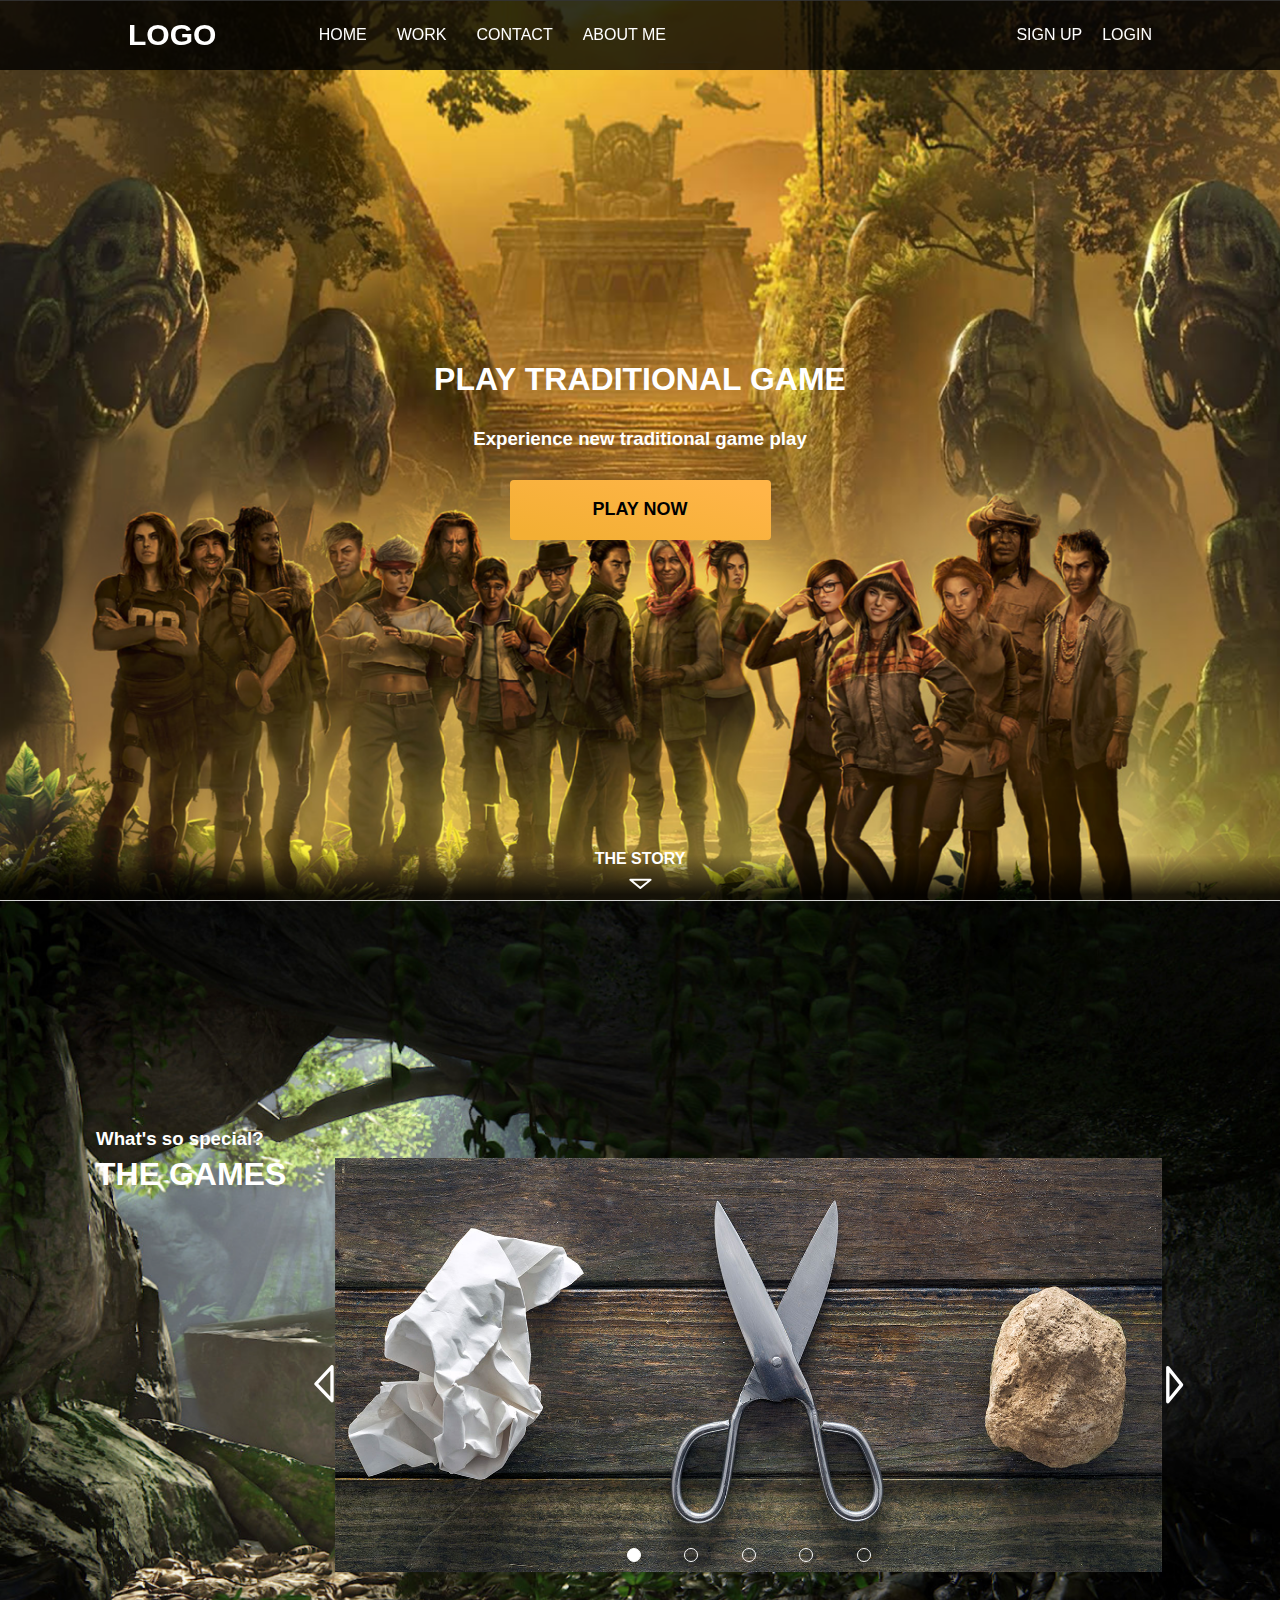
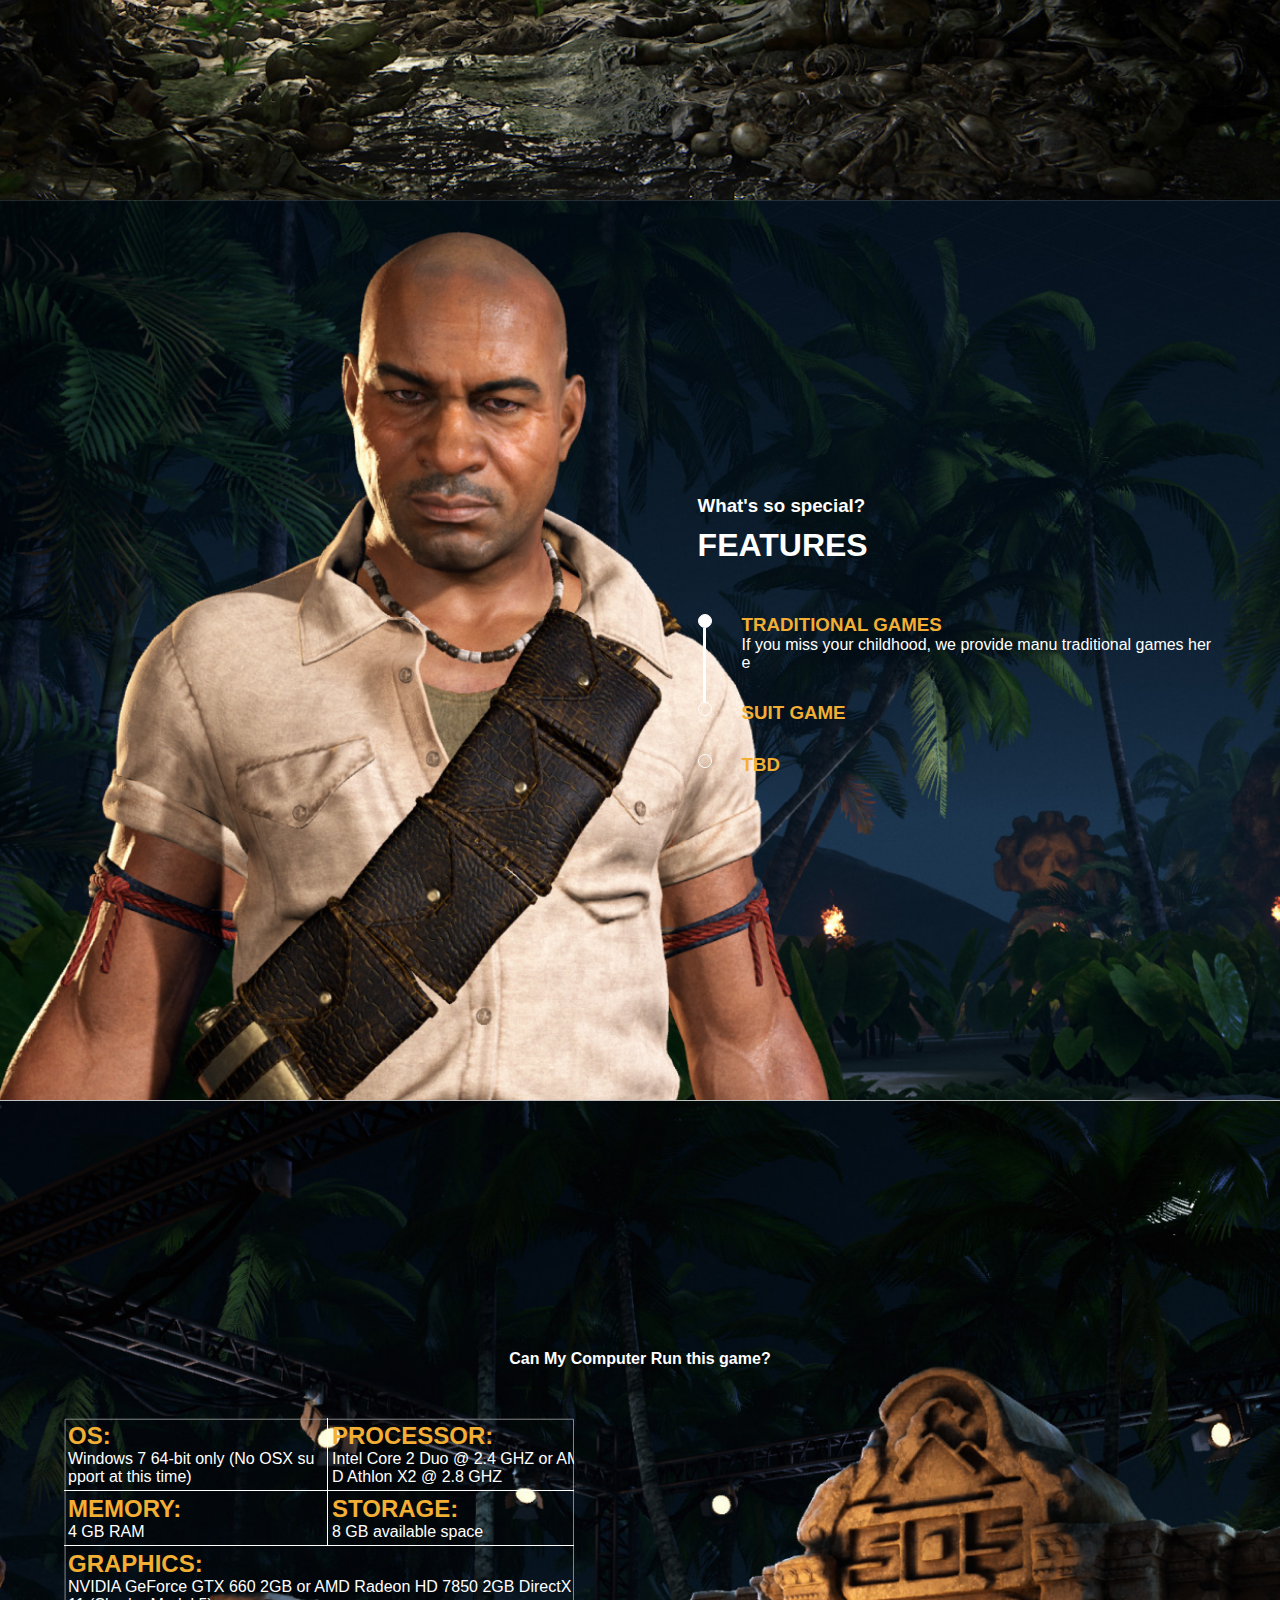
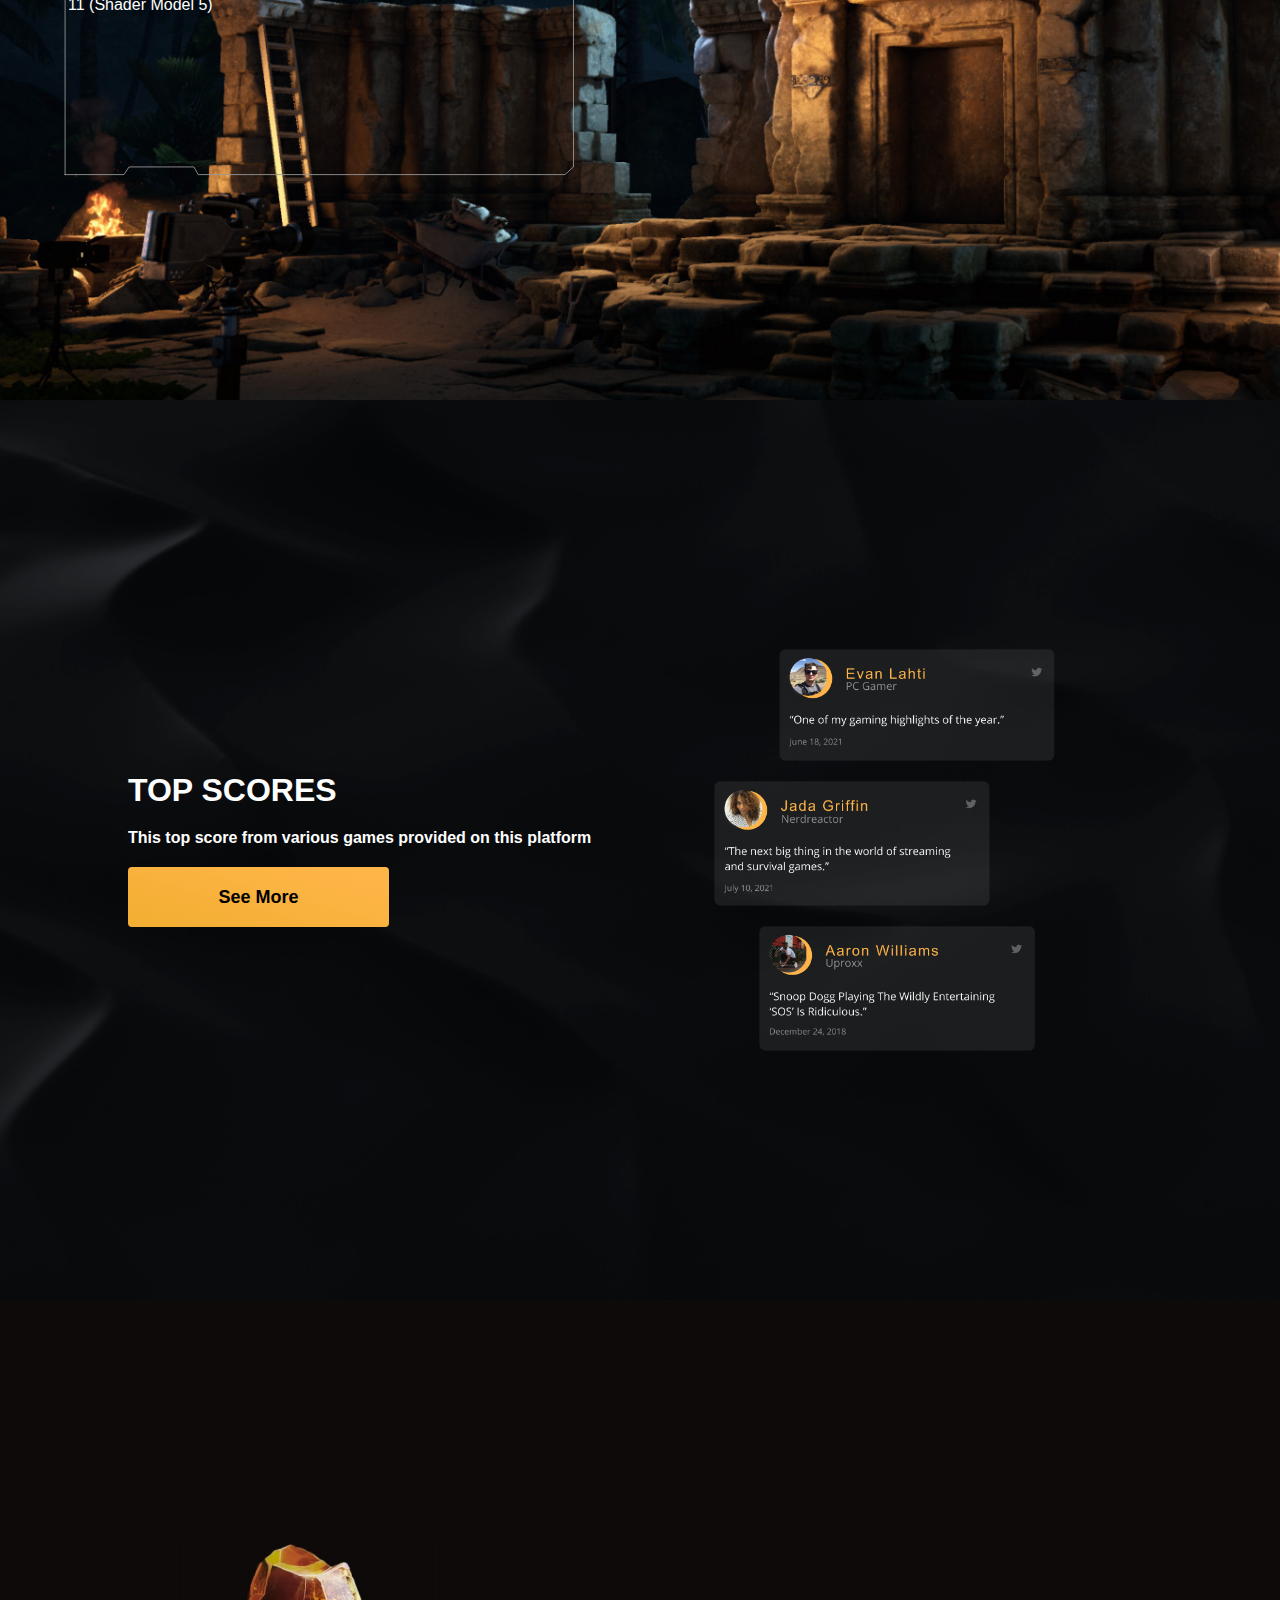
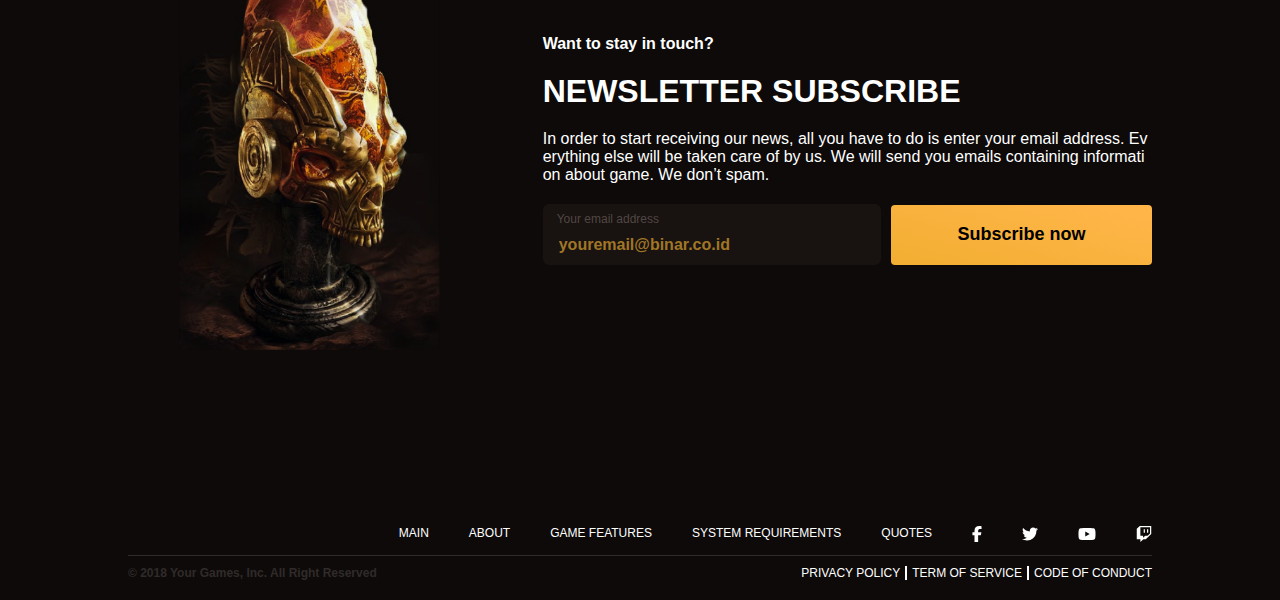
<file: Day3/index.html>
<!DOCTYPE html>
<html lang="en">
<head>
    <meta charset="UTF-8">
    <meta name="viewport" content="width=device-width, initial-scale=1.0">
    <link rel="stylesheet" href="./style.css">
    <link rel="stylesheet" href="./style_mobile.css">
    <title>Exercise W1 D3</title>
</head>
<body>
    <nav>
        <div>
            <button class="nav-menu" onclick="toggleMenu()" id="menuBtn">
                <svg xmlns="http://www.w3.org/2000/svg" height="22" width="20" viewBox="0 0 448 512" id="svgMenuBtn"><path fill="#ffffff" d="M0 96C0 78.3 14.3 64 32 64H416c17.7 0 32 14.3 32 32s-14.3 32-32 32H32C14.3 128 0 113.7 0 96zM0 256c0-17.7 14.3-32 32-32H416c17.7 0 32 14.3 32 32s-14.3 32-32 32H32c-17.7 0-32-14.3-32-32zM448 416c0 17.7-14.3 32-32 32H32c-17.7 0-32-14.3-32-32s14.3-32 32-32H416c17.7 0 32 14.3 32 32z"/></svg>
            </button>
            <a href="" class="logo">LOGO</a>
            <div class="nav-links">
                <a href="">HOME</a>
                <a href="#work">WORK</a>
                <a href="#contact">CONTACT</a>
                <a href="#aboutme">ABOUT ME</a>
            </div>
            <div class="nav-user">
                <a href="#signup">SIGN UP</a>
                <a href="#login">LOGIN</a>
            </div>
            <div class="menus hidden" id="sideMenu">
                <a href="">HOME</a>
                <a href="#work">WORK</a>
                <a href="#contact">CONTACT</a>
                <a href="#aboutme">ABOUT ME</a>
                <div class="menus-user">
                    <a href="#signup">SIGN UP</a>
                    <a href="#login">LOGIN</a>
                </div>
            </div>
        </div>
    </nav>
    <div class="content content-1">
        <div class="content-1-div">
            <h1>PLAY TRADITIONAL GAME</h1>
            <h3>Experience new traditional game play</h3>
            <button>PLAY NOW</button>
        </div>
        <div class="content-1-footer">
            <div>
                <b>THE STORY</b>
                <img src="./imgs/scroll_down.svg" alt="">
            </div>
        </div>
    </div>
    <div class="content content-2">
        <div class="content-2-div">
            <div class="content-2-div-left">
                <h3>What's so special?</h3>
                <h1>THE GAMES</h1>
            </div>
            <div class="content-2-div-right">
                <img src="" class="content-2-img" alt="NO IMAGE" id="carouselContent">
                <img src="./imgs/arrow_left.svg" class="content-2-arrow-left" alt="" onclick="carouselLeft()">
                <img src="./imgs/arrow_rigth.svg" class="content-2-arrow-right" alt="" onclick="carouselRight()">
                <div class="carousel-radios-container" id="carouselRadios">
                </div>
            </div>
        </div>
    </div>
    <div class="content content-3">
        <div>
            <div class="content-3-div">
                <h3>What's so special?</h3>
                <h1>FEATURES</h1>
                <div class="content-3-content">
                    <div>
                        <div class="content-3-radios">
                            <div class="radio active"></div>
                            <div class="straw"></div>
                        </div>
                        <div class="content-3-text">
                            <h3>TRADITIONAL GAMES</h3>
                            <p>If you miss your childhood, we provide manu traditional games here</p>
                        </div>
                    </div>
                    <div>
                        <div class="content-3-radios">
                            <div class="radio"></div>
                        </div>
                        <div class="content-3-text">
                            <h3>SUIT GAME</h3>
                        </div>
                    </div>
                    <div>
                        <div class="content-3-radios">
                            <div class="radio"></div>
                        </div>
                        <div class="content-3-text">
                            <h3>TBD</h3>
                        </div>
                    </div>
                </div>
            </div>
        </div>
    </div>
    <div class="content content-4">
        <div>
            <h4>Can My Computer Run this game?</h4>
            <div class="table-spec">
                <svg xmlns="http://www.w3.org/2000/svg" width="510px" height="100%" viewBox="0 0 575 403" fill="none" class="table">
                    <path d="M1.22388 402.057V1.36938L574.422 1.37128V393.409L564.805 402.057H151.256L146.447 393.409H73.3545L67.5841 402.057H1.22388Z" stroke="#979797" stroke-linecap="square"/>
                </svg>
                <div>
                    <div class="table-row">
                        <div class="table-row-left pad-table table-data">
                            <h2>OS:</h2>
                            <p>Windows 7 64-bit only (No OSX support at this time)</p>
                        </div>
                        <div class="pad-table table-data">
                            <h2>PROCESSOR:</h2>
                            <p>Intel Core 2 Duo  @ 2.4 GHZ or AMD Athlon X2 @ 2.8 GHZ</p>
                        </div>
                    </div>
                    <div class="table-row">
                        <div class="table-row-left pad-table table-data">
                            <h2>MEMORY:</h2>
                            <p>4 GB RAM</p>
                        </div>
                        <div class="pad-table table-data">
                            <h2>STORAGE:</h2>
                            <p>8 GB available space</p>
                        </div>
                    </div>
                    <div class="pad-table table-data-big">
                        <h2>GRAPHICS:</h2>
                        <p>NVIDIA GeForce GTX 660 2GB or AMD Radeon HD 7850 2GB DirectX11 (Shader Model 5)</p>
                    </div>
                </div>
            </div>
            <div class="table-spec-mobile">
                <svg xmlns="http://www.w3.org/2000/svg" width="300px" height="100%" viewBox="0 0 575 403" fill="none" class="table">
                    <path d="M1.22388 402.057V1.36938L574.422 1.37128V393.409L564.805 402.057H151.256L146.447 393.409H73.3545L67.5841 402.057H1.22388Z" stroke="#979797" stroke-linecap="square"/>
                </svg>
                <div>
                    <div class="table-row">
                        <div class="table-row-left pad-table table-data">
                            <h2>OS:</h2>
                            <p>Windows 7 64-bit only (No OSX support at this time)</p>
                        </div>
                        <div class="pad-table table-data">
                            <h2>PROCESSOR:</h2>
                            <p>Intel Core 2 Duo  @ 2.4 GHZ or AMD Athlon X2 @ 2.8 GHZ</p>
                        </div>
                    </div>
                    <div class="table-row">
                        <div class="table-row-left pad-table table-data">
                            <h2>MEMORY:</h2>
                            <p>4 GB RAM</p>
                        </div>
                        <div class="pad-table table-data">
                            <h2>STORAGE:</h2>
                            <p>8 GB available space</p>
                        </div>
                    </div>
                    <div class="pad-table table-data-big">
                        <h2>GRAPHICS:</h2>
                        <p>NVIDIA GeForce GTX 660 2GB or AMD Radeon HD 7850 2GB DirectX11 (Shader Model 5)</p>
                    </div>
                </div>
            </div>
        </div>
    </div>
    <div class="content content-5">
        <div>
            <div class="content-5-left">
                <h1>TOP SCORES</h1>
                <h4>This top score from various games provided on this platform</h4>
                <button class="mobile-gap">See More</button>
            </div>
            <div class="content-5-right">
                <img src="./imgs/topscore1.png" alt="" class="img-indent-left img-content-5">
                <img src="./imgs/topscore2.png" alt="" class="img-indent-right img-content-5">
                <img src="./imgs/topscore3.png" alt="" class="img-content-5">
            </div>
        </div>
    </div>
    <div class="content content-6">
        <div>
            <div class="content-6-left">
                <img src="./imgs/content-6-img.png" alt="">
            </div>
            <div class="content-6-right">
                <h4>Want to stay in touch?</h4>
                <h1>NEWSLETTER SUBSCRIBE</h1>
                <p class="content-6-paragraph">In order to start receiving our news, all you have to do is enter your email address. Everything else will be taken care of by us. We will send you emails containing information about game. We don’t spam.</p>
                <div class="content-6-email">
                    <div>
                        <label for="email">Your email address</label>
                        <input type="email" id="email" value="youremail@binar.co.id">
                    </div>
                    <button>Subscribe now</button>
                </div>
            </div>
        </div>
        <div class="content-6-footer">
            <div>
                <div class="footer-links">
                    <a href="">MAIN</a>
                    <a href="#about">ABOUT</a>
                    <a href="#gamefeatures">GAME FEATURES</a>
                    <a href="#systemrequirements">SYSTEM REQUIREMENTS</a>
                    <a href="#quotes">QUOTES</a>
                    <a href="#facebook">
                        <svg xmlns="http://www.w3.org/2000/svg" height="16" width="10" viewBox="0 0 320 512"><path fill="#ffffff" d="M80 299.3V512H196V299.3h86.5l18-97.8H196V166.9c0-51.7 20.3-71.5 72.7-71.5c16.3 0 29.4 .4 37 1.2V7.9C291.4 4 256.4 0 236.2 0C129.3 0 80 50.5 80 159.4v42.1H14v97.8H80z"/></svg>
                    </a>
                    <a href="#twitter">
                        <svg xmlns="http://www.w3.org/2000/svg" height="16" width="16" viewBox="0 0 512 512"><path fill="#ffffff" d="M459.4 151.7c.3 4.5 .3 9.1 .3 13.6 0 138.7-105.6 298.6-298.6 298.6-59.5 0-114.7-17.2-161.1-47.1 8.4 1 16.6 1.3 25.3 1.3 49.1 0 94.2-16.6 130.3-44.8-46.1-1-84.8-31.2-98.1-72.8 6.5 1 13 1.6 19.8 1.6 9.4 0 18.8-1.3 27.6-3.6-48.1-9.7-84.1-52-84.1-103v-1.3c14 7.8 30.2 12.7 47.4 13.3-28.3-18.8-46.8-51-46.8-87.4 0-19.5 5.2-37.4 14.3-53 51.7 63.7 129.3 105.3 216.4 109.8-1.6-7.8-2.6-15.9-2.6-24 0-57.8 46.8-104.9 104.9-104.9 30.2 0 57.5 12.7 76.7 33.1 23.7-4.5 46.5-13.3 66.6-25.3-7.8 24.4-24.4 44.8-46.1 57.8 21.1-2.3 41.6-8.1 60.4-16.2-14.3 20.8-32.2 39.3-52.6 54.3z"/></svg>
                    </a>
                    <a href="#youtube">
                        <svg xmlns="http://www.w3.org/2000/svg" height="16" width="18" viewBox="0 0 576 512"><path fill="#ffffff" d="M549.7 124.1c-6.3-23.7-24.8-42.3-48.3-48.6C458.8 64 288 64 288 64S117.2 64 74.6 75.5c-23.5 6.3-42 24.9-48.3 48.6-11.4 42.9-11.4 132.3-11.4 132.3s0 89.4 11.4 132.3c6.3 23.7 24.8 41.5 48.3 47.8C117.2 448 288 448 288 448s170.8 0 213.4-11.5c23.5-6.3 42-24.2 48.3-47.8 11.4-42.9 11.4-132.3 11.4-132.3s0-89.4-11.4-132.3zm-317.5 213.5V175.2l142.7 81.2-142.7 81.2z"/></svg>
                    </a>
                    <a href="#twitch">
                        <svg xmlns="http://www.w3.org/2000/svg" height="16" width="16" viewBox="0 0 512 512"><path fill="#ffffff" d="M391.2 103.5H352.5v109.7h38.6zM285 103H246.4V212.8H285zM120.8 0 24.3 91.4V420.6H140.1V512l96.5-91.4h77.3L487.7 256V0zM449.1 237.8l-77.2 73.1H294.6l-67.6 64v-64H140.1V36.6H449.1z"/></svg>
                    </a>
                </div>
                <div class="footer-links-mobile">
                    <div>
                        <div>
                            <a href="">MAIN</a>
                            <a href="#about">ABOUT</a>
                            <a href="#gamefeatures">GAME FEATURES</a>
                        </div>
                        <div>
                            <a href="#systemrequirements">SYSTEM REQUIREMENTS</a>
                            <a href="#quotes">QUOTES</a>
                        </div>
                    </div>
                    <div class="footer-links-icons">
                        <a href="#facebook">
                            <svg xmlns="http://www.w3.org/2000/svg" height="20" width="14" viewBox="0 0 320 512"><path fill="#ffffff" d="M80 299.3V512H196V299.3h86.5l18-97.8H196V166.9c0-51.7 20.3-71.5 72.7-71.5c16.3 0 29.4 .4 37 1.2V7.9C291.4 4 256.4 0 236.2 0C129.3 0 80 50.5 80 159.4v42.1H14v97.8H80z"/></svg>
                        </a>
                        <a href="#twitter">
                            <svg xmlns="http://www.w3.org/2000/svg" height="20" width="20" viewBox="0 0 512 512"><path fill="#ffffff" d="M459.4 151.7c.3 4.5 .3 9.1 .3 13.6 0 138.7-105.6 298.6-298.6 298.6-59.5 0-114.7-17.2-161.1-47.1 8.4 1 16.6 1.3 25.3 1.3 49.1 0 94.2-16.6 130.3-44.8-46.1-1-84.8-31.2-98.1-72.8 6.5 1 13 1.6 19.8 1.6 9.4 0 18.8-1.3 27.6-3.6-48.1-9.7-84.1-52-84.1-103v-1.3c14 7.8 30.2 12.7 47.4 13.3-28.3-18.8-46.8-51-46.8-87.4 0-19.5 5.2-37.4 14.3-53 51.7 63.7 129.3 105.3 216.4 109.8-1.6-7.8-2.6-15.9-2.6-24 0-57.8 46.8-104.9 104.9-104.9 30.2 0 57.5 12.7 76.7 33.1 23.7-4.5 46.5-13.3 66.6-25.3-7.8 24.4-24.4 44.8-46.1 57.8 21.1-2.3 41.6-8.1 60.4-16.2-14.3 20.8-32.2 39.3-52.6 54.3z"/></svg>
                        </a>
                        <a href="#youtube">
                            <svg xmlns="http://www.w3.org/2000/svg" height="20" width="22" viewBox="0 0 576 512"><path fill="#ffffff" d="M549.7 124.1c-6.3-23.7-24.8-42.3-48.3-48.6C458.8 64 288 64 288 64S117.2 64 74.6 75.5c-23.5 6.3-42 24.9-48.3 48.6-11.4 42.9-11.4 132.3-11.4 132.3s0 89.4 11.4 132.3c6.3 23.7 24.8 41.5 48.3 47.8C117.2 448 288 448 288 448s170.8 0 213.4-11.5c23.5-6.3 42-24.2 48.3-47.8 11.4-42.9 11.4-132.3 11.4-132.3s0-89.4-11.4-132.3zm-317.5 213.5V175.2l142.7 81.2-142.7 81.2z"/></svg>
                        </a>
                        <a href="#twitch">
                            <svg xmlns="http://www.w3.org/2000/svg" height="20" width="20" viewBox="0 0 512 512"><path fill="#ffffff" d="M391.2 103.5H352.5v109.7h38.6zM285 103H246.4V212.8H285zM120.8 0 24.3 91.4V420.6H140.1V512l96.5-91.4h77.3L487.7 256V0zM449.1 237.8l-77.2 73.1H294.6l-67.6 64v-64H140.1V36.6H449.1z"/></svg>
                        </a>
                    </div>
                </div>
            </div>
            <div class="footer-line"></div>
            <div>
                <h4 class="copyright">&copy 2018 Your Games, Inc. All Right Reserved</h4>
                <div class="footer-bottom-links">
                    <a href="#privacy-policy">PRIVACY POLICY</a>
                    <div class="straw-links"></div>
                    <a href="term-of-service">TERM OF SERVICE</a>
                    <div class="straw-links"></div>
                    <a href="#code-of-conduct">CODE OF CONDUCT</a>
                </div>
            </div>
        </div>
    </div>
    <script src="./script.js"></script>
</body>
</html>
</file>
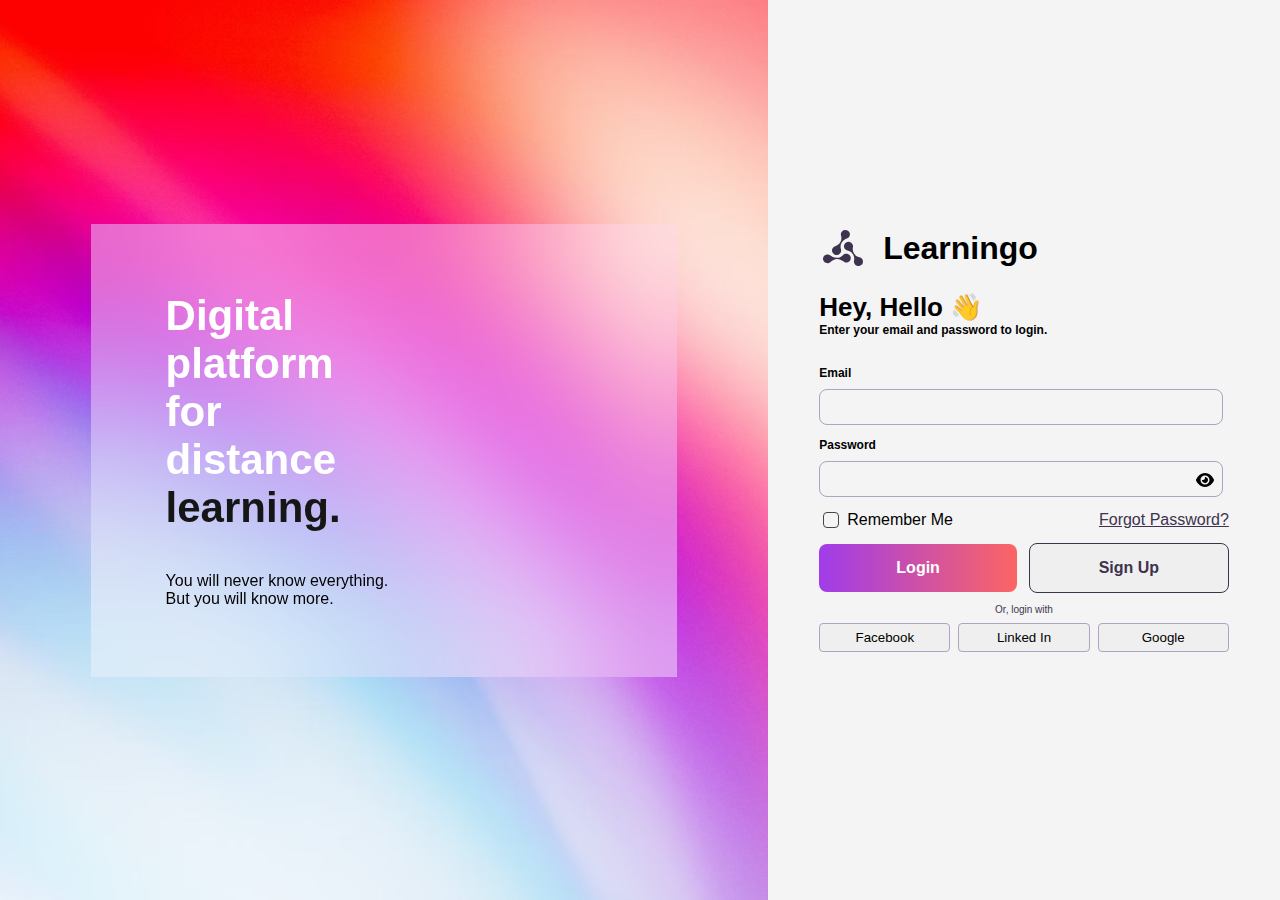
<file: Day4/index.html>
<!DOCTYPE html>
<html lang="en">
<head>
    <meta charset="UTF-8">
    <meta name="viewport" content="width=device-width, initial-scale=1.0">
    <link rel="stylesheet" href="./style.css">
    <title>Login Page 4</title>
</head>
<body>
    <div class="left-content">
        <div>
            <div>
                <h1>Digital platform</h1>
                <h1>for distance</h1>
                <h1 class="black-text">learning.</h1>
                <p class="margin-top-p">You will never know everything.</p>
                <p>But you will know more.</p>
            </div>
        </div>
    </div>
    <div class="right-content">
        <div>
            <div class="logo-container">
                <img src="./imgs/logo.svg" alt="">
                <h1>Learningo</h1>
            </div>
            <div class="greetings-container">
                <h1>Hey, Hello 👋</h1>
                <h3>Enter your email and password to login.</h3>
            </div>
            <div class="inputs-container">
                <div class="input-container">
                    <label for="email">Email</label>
                    <input type="email" id="email">
                </div>
                <div class="input-container relative-position">
                    <label for="password">Password</label>
                    <input type="password" id="password">
                    <div class="pass-peak" onclick="showHidePass()" id="eye">
                        <svg class="" xmlns="http://www.w3.org/2000/svg" height="16" width="18" viewBox="0 0 576 512"><!--!Font Awesome Free 6.5.1 by @fontawesome - https://fontawesome.com License - https://fontawesome.com/license/free Copyright 2024 Fonticons, Inc.--><path d="M288 32c-80.8 0-145.5 36.8-192.6 80.6C48.6 156 17.3 208 2.5 243.7c-3.3 7.9-3.3 16.7 0 24.6C17.3 304 48.6 356 95.4 399.4C142.5 443.2 207.2 480 288 480s145.5-36.8 192.6-80.6c46.8-43.5 78.1-95.4 93-131.1c3.3-7.9 3.3-16.7 0-24.6c-14.9-35.7-46.2-87.7-93-131.1C433.5 68.8 368.8 32 288 32zM144 256a144 144 0 1 1 288 0 144 144 0 1 1 -288 0zm144-64c0 35.3-28.7 64-64 64c-7.1 0-13.9-1.2-20.3-3.3c-5.5-1.8-11.9 1.6-11.7 7.4c.3 6.9 1.3 13.8 3.2 20.7c13.7 51.2 66.4 81.6 117.6 67.9s81.6-66.4 67.9-117.6c-11.1-41.5-47.8-69.4-88.6-71.1c-5.8-.2-9.2 6.1-7.4 11.7c2.1 6.4 3.3 13.2 3.3 20.3z"/></svg>
                        <svg class="hidden" xmlns="http://www.w3.org/2000/svg" height="16" width="20" viewBox="0 0 640 512"><!--!Font Awesome Free 6.5.1 by @fontawesome - https://fontawesome.com License - https://fontawesome.com/license/free Copyright 2024 Fonticons, Inc.--><path d="M38.8 5.1C28.4-3.1 13.3-1.2 5.1 9.2S-1.2 34.7 9.2 42.9l592 464c10.4 8.2 25.5 6.3 33.7-4.1s6.3-25.5-4.1-33.7L525.6 386.7c39.6-40.6 66.4-86.1 79.9-118.4c3.3-7.9 3.3-16.7 0-24.6c-14.9-35.7-46.2-87.7-93-131.1C465.5 68.8 400.8 32 320 32c-68.2 0-125 26.3-169.3 60.8L38.8 5.1zM223.1 149.5C248.6 126.2 282.7 112 320 112c79.5 0 144 64.5 144 144c0 24.9-6.3 48.3-17.4 68.7L408 294.5c8.4-19.3 10.6-41.4 4.8-63.3c-11.1-41.5-47.8-69.4-88.6-71.1c-5.8-.2-9.2 6.1-7.4 11.7c2.1 6.4 3.3 13.2 3.3 20.3c0 10.2-2.4 19.8-6.6 28.3l-90.3-70.8zM373 389.9c-16.4 6.5-34.3 10.1-53 10.1c-79.5 0-144-64.5-144-144c0-6.9 .5-13.6 1.4-20.2L83.1 161.5C60.3 191.2 44 220.8 34.5 243.7c-3.3 7.9-3.3 16.7 0 24.6c14.9 35.7 46.2 87.7 93 131.1C174.5 443.2 239.2 480 320 480c47.8 0 89.9-12.9 126.2-32.5L373 389.9z"/></svg>
                    </div>
                </div>
                <div class="input-container-bottom">
                    <input type="checkbox" class="input-checkbox">
                    <label for="">Remember Me</label>
                    <a href="">Forgot Password?</a>
                </div>
                <div class="sign-up-login-container">
                    <button class="signup-login-btn login-btn">Login</button>
                    <button class="signup-login-btn sign-up-btn">Sign Up</button>
                </div>
                <div class="input-container">
                    <h4>Or, login with</h4>
                    <div class="login-with-buttons">
                        <button>Facebook</button>
                        <button>Linked In</button>
                        <button>Google</button>
                    </div>
                </div>
            </div>
        </div>
    </div>
</body>
<script src="./script.js"></script>
</html>
</file>
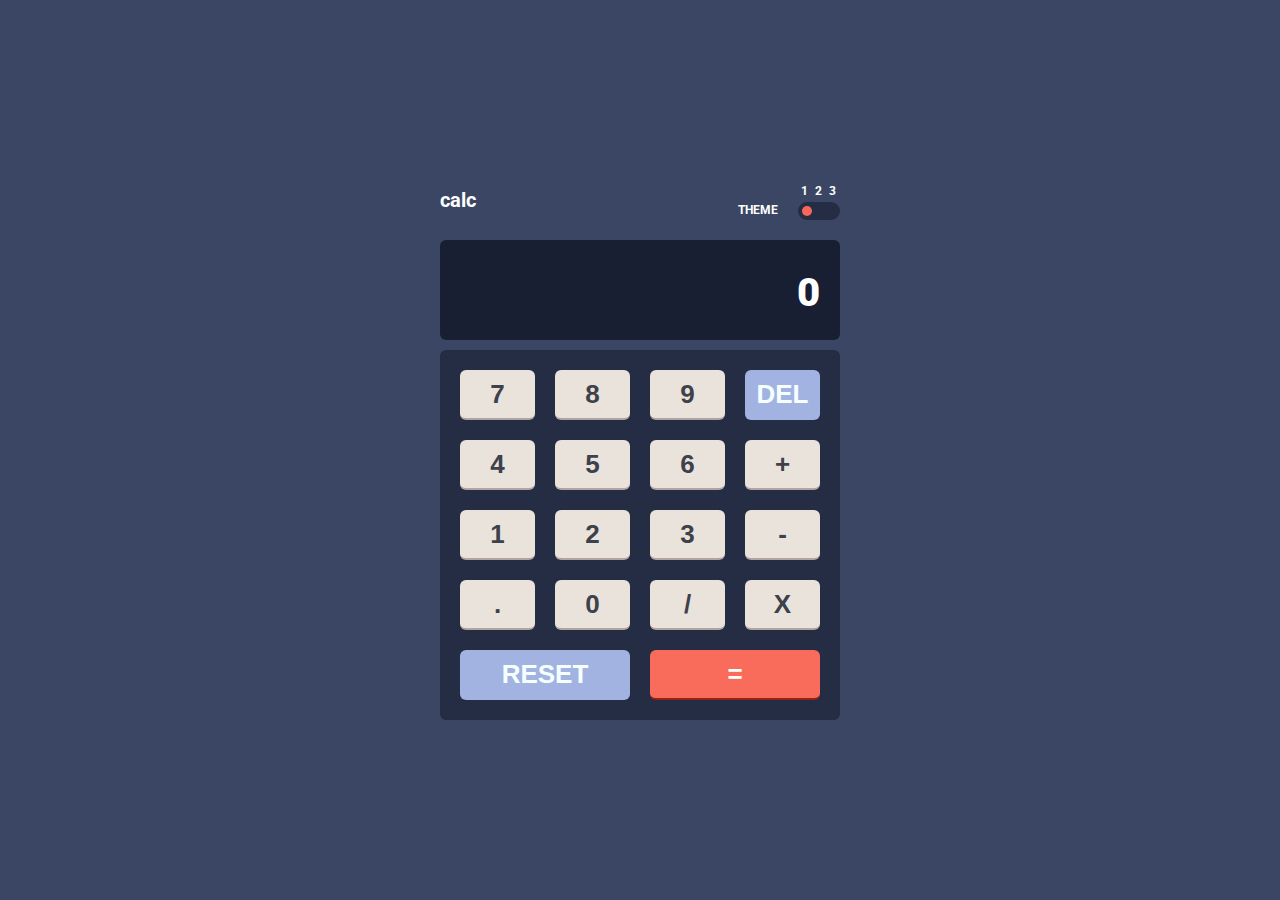
<file: Day5/index.html>
<!DOCTYPE html>
<html lang="en">
<head>
    <meta charset="UTF-8">
    <meta name="viewport" content="width=device-width, initial-scale=1.0">
    <link rel="stylesheet" href="./style.css">
    <title>Calculator App</title>
    <link rel="preconnect" href="https://fonts.googleapis.com">
    <link rel="preconnect" href="https://fonts.gstatic.com" crossorigin>
    <link href="https://fonts.googleapis.com/css2?family=Roboto:ital,wght@0,100;0,300;0,400;0,500;0,700;0,900;1,100;1,300;1,400;1,500;1,700;1,900&display=swap" rel="stylesheet">
</head>
<body class="theme-color-1">
    <div class="app">
        <div class="app-heading">
            <h1>calc</h1>
            <div>
                <h4>THEME</h4>
            </div>
            <div class="switch-theme-container">
                <div class="switch-indicator">
                    <h4>1</h4>
                    <h4>2</h4>
                    <h4>3</h4>
                </div>
                <div class="switch-base" id="switchTheme">
                    <div class="switch-btn active" onclick="changeTheme(0)"></div>
                    <div class="switch-btn" onclick="changeTheme(1)"></div>
                    <div class="switch-btn" onclick="changeTheme(2)"></div>
                </div>
            </div>
        </div>
        <div class="app-screen">
            <div>
                <h1 id="display">0</h1>
            </div>
            <h2 class="operator-display" id="operatorDisplay"></h2>
        </div>
        <div class="app-keypad">
            <button onclick="buttonClick('7')"><a>7</a></button>
            <button onclick="buttonClick('8')"><a>8</a></button>
            <button onclick="buttonClick('9')"><a>9</a></button>
            <button onclick="buttonClick('del')" class="text-2-btns"><a>DEL</a></button>
            <button onclick="buttonClick('4')"><a>4</a></button>
            <button onclick="buttonClick('5')"><a>5</a></button>
            <button onclick="buttonClick('6')"><a>6</a></button>
            <button onclick="buttonClick('+')"><a>+</a></button>
            <button onclick="buttonClick('1')"><a>1</a></button>
            <button onclick="buttonClick('2')"><a>2</a></button>
            <button onclick="buttonClick('3')"><a>3</a></button>
            <button onclick="buttonClick('-')"><a>-</a></button>
            <button onclick="buttonClick('.')"><a>.</a></button>
            <button onclick="buttonClick('0')"><a>0</a></button>
            <button onclick="buttonClick('/')"><a>/</a></button>
            <button onclick="buttonClick('x')"><a>X</a></button>
            <button onclick="buttonClick('res')" class="text-2-btns btn-grid-2-cols"><a>RESET</a></button>
            <button onclick="buttonClick('=')" class="btn-grid-2-cols text-equal"><a>=</a></button>
        </div>
    </div>
</body>
<script src="./script.js"></script>
</html>
</file>
<file: Day3/style.css>
body{
    /* width: 100vw; */
    margin: 0;
    font-family: Arial, Helvetica, sans-serif;
}
h1,h2,h3,h4,p,a {
    margin: 0;
}
nav {
    background-color: rgba(0,0,0,0.80);
    font-family: sans-serif;
    width: 100vw;
    position: fixed;
    top: 0;
    left: 0;
    display: flex;
    justify-content: center;
    z-index: 10;
}
nav > div {
    width: 80%;
    height: 70px;
    display: flex;
    align-items: center;
    position: relative;
}
button {
    font-size: 18px;
    font-weight: bold;
    border: none;
    background: linear-gradient(195deg, #FFB548 11.27%, #F3AF34 90.4%);
    height: 60px;
    width: 261px;
    border-radius: 4px;
    -webkit-border-radius: 4px;
    -moz-border-radius: 4px;
    -ms-border-radius: 4px;
    -o-border-radius: 4px;
    cursor: pointer;
}
button:hover {
    background: linear-gradient(195deg, #FFB548 11.27%, #a17626 90.4%);
}
.menus {
    display: flex;
    flex-direction: column;    
    position: fixed;
    top: 70px;
    left: 0;
    width: 200px;
    height: 100vh;
    background-color: rgba(0,0,0,0.80);
}
.menus > a {
    text-decoration: none;
    color: #fff;
    width: calc(100% - 25px);
    padding: 15px 0px 15px 25px;
    flex-shrink: 0;
}
.menus-user {
    width: 100%;
    height: 50%;
    display: flex;
    flex-direction: column;
    justify-content: end;
}
.menus-user > a {
    text-decoration: none;
    color: #fff;
    width: calc(100% - 25px);
    padding: 15px 0px 15px 25px;
    flex-shrink: 0;
}
.hidden {
    display: none;
}
.menus > a:hover {
    color: gray;
    transition: all;
    -webkit-transition: all;
    -moz-transition: all;
    -ms-transition: all;
    -o-transition: all;
    transition-duration: 200ms;
    background-color: #504744;
}
.logo {
    color: white;
    font-size: 30px;
    cursor: pointer;
    flex-shrink: 0;
    text-decoration: none;
    font-weight: bold;
}
.nav-links {
    display: flex;
    align-items: center;
    gap: 30px;
    margin-left: 10%;
    flex-shrink: 0;
}
.nav-links a {
    text-decoration: none;
    color: white;
}
.nav-menu {
    display: none;
}
.nav-links a:hover {
    color: gray;
    transition: all;
    -webkit-transition: all;
    -moz-transition: all;
    -ms-transition: all;
    -o-transition: all;
    transition-duration: 200ms;
}
.nav-user {
    display: flex;
    align-items: center;
    justify-content: end;
    gap: 20px;
    width: 100%;
}
.nav-user a {
    text-decoration: none;
    color: white;
}
.nav-user a:hover {
    color: gray;
    transition: all;
    -webkit-transition: all;
    -moz-transition: all;
    -ms-transition: all;
    -o-transition: all;
    transition-duration: 200ms;
}
.content {
    width: 100%;
    height: 100vh;
    min-height: 450px;
    display: flex;
    justify-content: center;
    align-items: center;
    position: relative;
}
.content-1 {
    background-image: url("./imgs/bg1.png");
    background-size: cover;
}
.content-1-div {
    width: 70%;
    display: flex;
    flex-direction: column;
    align-items: center;
    gap: 30px;
    color: white;
}
.content-1-div > b {
    font-size: 50px;
}
.content-1-div > a {
    font-size: 20px;
}
.content-1-footer {
    width: 100%;
    position: absolute;
    bottom: 0;
    left: 0;
    height: 50px;
    display: flex;
    justify-content: center;
    background: linear-gradient(0deg, rgba(0,0,0,0.85)11.27%, rgba(255,255,255,0) 90.4%);
}
.content-1-footer > div {
    display: flex;
    flex-direction: column;
    align-items: center;
}
.content-1-footer > div > b {
    color: #fff;
    margin-bottom: 10px;
}
.content-1-footer > div > img {
    width: auto;
    height: auto;
}
.content-2 {
    background-image: url("./imgs/bg2.png");
    background-size: cover;
}
.content-2-div {
    width: 85%;
    display: flex;
}
.content-2-div-left {
    width: 20%;
    color: #fff;
}
.content-2-div-left > h3 {
    margin-bottom: 6px;
}
.content-2-div-right {
    position: relative;
    width: 80%;
    margin-top: 30px;
    display: flex;
    justify-content: center;
}
.content-2-img {
    width: 95%;
    max-height: 70dvh;
    object-fit: cover;
}
.content-2-arrow-left {
    position: absolute;
    left: 0;
    top: 50%;
}
.content-2-arrow-right {
    position: absolute;
    right: 0;
    top: 50%;
}
.carousel-radios-container {
    display: flex;
    align-items: center;
    justify-content: center;
    gap: 5%;
    width: 100%;
    position: absolute;
    bottom: 10px;
}
.active {
    background-color: #fff;
}
.radio {
    border-radius: 9999px;
    -webkit-border-radius: 9999px;
    -moz-border-radius: 9999px;
    -ms-border-radius: 9999px;
    -o-border-radius: 9999px;
    border: #fff 1px solid;
    height: 12px;
    width: 12px;
    flex-shrink: 0;
    cursor: pointer;
}
.content-3 {
    background-image: url("./imgs/bg3.png");
    background-size: cover;
}
.content-3 > div {
    width: 90%;
    display: flex;
    justify-content: end;
}
.content-3-div {
    width: 45%;
    color: #fff;
}
.content-3-div > h3 {
    margin-bottom: 10px;
}
.content-3-content {
    display: flex;
    flex-direction: column;
    margin-top: 50px;
}
.content-3-content > div {
    display: flex;
    gap: 30px;
}
.content-3-radios {
    display: flex;
    flex-direction: column;
    align-items: center;
}
.straw {
    width: 3px;
    height: 100%;
    background-color: #fff;
}
.content-3-text {
    padding-bottom: 30px;
}
.content-3-text > h3 {
    color: #F3AF34;
}
.content-4 {
    background-image: url("./imgs/bg4.png");
    background-size: cover;
}
.content-4 > div {
    width: 90%;
    color: #fff;
}
.content-4 > div > h4 {
    width: 100%;
    text-align: center;
    padding-top: 30px;
}
.table-spec {
    width: 50%;
    margin-top: 50px;
    position: relative;
}
.table-spec > div {
    position: absolute;
    top: 0;
    left: 0;
    width: 510px;
    height: 100%;
    display: flex;
    flex-direction: column;
}
.table-row {
    border-bottom: white 1pt solid;
    display: flex;
    width: 100%;
    overflow-x: hidden;
}
.table-data {
    width: 50%;
    word-wrap: break-word;
    flex-grow: 0;
}
.table-data-big {
    width: 100%;
    word-wrap: break-word;
}
p {
    word-break: break-all;
    white-space: normal;
}
.table-row-left {
    border-right: white 1pt solid;
    width: 50%;
    flex-shrink: 0;
}
.pad-table {
    padding: 4px;
    flex-shrink: 0;
}
.pad-table > h2 {
    color: #F3AF34;
}
.content-5 {
    background-image: url("./imgs/bg5.png");
    background-size: cover;
}
.content-5 > div {
    width: 80%;
    display: flex;
    align-items: center;
}
.content-5-left {
    color: #fff;
    gap: 20px;
    display: flex;
    flex-direction: column;
    width: 50%;
    padding-right: 50px;
}
.content-5-right {
    width: 50%;
    display: flex;
    flex-direction: column;
    gap: 20px;
    align-items: center;
}
.content-5-right > img {
    width: 300px;
}
.img-indent-right {
    margin-right: 90px;
}
.img-indent-left {
    margin-left: 40px;
}
.content-6 {
    background-color: #0d0a09;
    position: relative;
}
.content-6 > div {
    width: 80%;
    display: flex;
    align-items: center;
}
.content-6-left {
    display: flex;
    justify-content: start;
    width: 30%;
    padding-left: 5%;
}
.content-6-left > img {
    width: 100%;
}
.content-6-right {
    display: flex;
    flex-direction: column;
    gap: 20px;
    padding-left: 10%;
    color: #fff;
    width: 70%;
}
.content-6-email {
    display: flex;
    align-items: center;
}
.content-6-email > div {
    display: flex;
    width: 100%;
    flex-direction: column;
    background-color: #181210;
    border-radius: 6px;
    padding: 8px 14px 8px 14px;
    -webkit-border-radius: 6px;
    -moz-border-radius: 6px;
    -ms-border-radius: 6px;
    -o-border-radius: 6px;
    margin-right: 10px;
}
.content-6-email > div > label {
    color: #504744;
    font-size: 12px;
}
.content-6-email > div > input {
    background-color: transparent;
    border: none;
    height: 22px;
    margin-top: 7px;
    color: #a17626;
    font-size: 16px;
    font-weight: 600;
}
.content-6-email > button {
    flex-shrink: 0;
}
.content-6-footer {
    position: absolute;
    bottom: 0;
    width: 100vw;
    display: flex;
    flex-direction: column;
    color: #fff;
    margin-bottom: 20px;
}
.content-6-footer > div {
    display: flex;
    justify-content: end;
    width: 100%;
    font-size: 12px;
}
.content-6-footer > div > div > a {
    text-decoration: none;
    color: #fff;
}
.content-6-footer > div > div > a:hover {
    color: #969696;
    transition: all;
    -webkit-transition: all;
    -moz-transition: all;
    -ms-transition: all;
    -o-transition: all;
    transition-duration: 200ms;
}
.footer-links {
    display: flex; 
    gap: 40px;
}
.footer-line {
    width: 100%;
    height: 1px;
    background-color: #302b29;
    margin-top: 10px;
    margin-bottom: 10px;
}
.footer-bottom-links {
    display: flex;
    width: 100%;
    justify-content: end;
    gap: 5px;
}
.straw-links {
    width: 2px;
    height: 100%;
    background-color: #fff;
}
.copyright {
    flex-shrink: 0;
    color: #302b29;
}
</file>
<file: Day3/style_mobile.css>
@media only screen and (max-width: 840px) {
    .nav-links {
        display: none !important;
    }
    .nav-menu {
        display: block !important;
        margin-right: 20px;
        background: transparent !important;
        width: auto !important;
        height: auto !important;
    }
    nav > div {
        width: 95% !important;
    }
    .content-6-email {
        flex-direction: column;
    }
    .content-6-email > div {
        margin-right: 0;
        margin-bottom: 10px;
    }
    .table-spec {
        display: none !important;
    }
    .nav-user {
        display: none !important;
    }
    h1 {
        font-size: 30px;
    }
    h3 {
        font-size: 20px;
    }
    button {
        height: 50px;
        width: 200px;
    }
    .content-2-div {
        flex-direction: column;
    }
    .content-2-div-left {
        width: 100%;
        margin-bottom: 30px;
    }
    .content-2-div-right {
        width: 100%;
    }
    .radio {
        width: 10px;
        height: 10px;
    }
    .content-2-arrow-left {
        top: 40%;
    }
    .content-2-arrow-right {
        top: 40%;
    }
    .content-3 > div {
        width: 80%;
        display: flex;
        flex-direction: column;
        justify-content: start;
        background-color: rgba(0,0,0,0.80);
        padding: 15px 5px 5px 15px;
        border-radius: 6px;
        -webkit-border-radius: 6px;
        -moz-border-radius: 6px;
        -ms-border-radius: 6px;
        -o-border-radius: 6px;
    }
    .table-spec-mobile {
        width: 300px;
        margin-top: 30px;
        position: relative;
    }
    .table-spec-mobile > div {
        position: absolute;
        top: 0;
        left: 0;
        width: 300px;
        height: 100%;
        display: flex;
        flex-direction: column;
    }
    .content-4 > div {
        display: flex;
        flex-direction: column;
        align-items: center;
    }
    h2 {
        font-size: 15px;
    }
    p {
        font-size: 12px;
    }
    .img-content-5 {
        width: 200px !important;
    }
    .img-indent-right {
        margin-right: 0;
    }
    .img-indent-left {
        margin-left: 0;
    }
    .content-5 > div {
        width: 80%;
    }
    .content-5-right {
        gap: 5px !important;
        margin-left: -50px;
        margin-top: -60px;
        opacity: 60%;
    }
    .content-5-left {
        z-index: 5;
        margin-top: 30px;
    }
    .mobile-gap {
        margin-top: 50px;
    }
    .content-6 {
        height: calc(100vh + 100px);
        align-items: start !important;
        background-image: url("./imgs/content-6-img.png");
        background-size: 50%;
        background-repeat: no-repeat;
        background-position: center;
    }
    .content-6 > div {
        margin-top: 100px;
    }
    .content-6-left {
        display: none;
    }
    .content-6-right {
        width: 100%;
        padding-left: 0;
    }
    .content-6-footer {
        margin-bottom: 10px;
    }
    .content-6-footer > div {
        font-size: 12px;
    }
    .content-6-paragraph {
        margin-top: 0;
        margin-bottom: 0;
    }
    .footer-links {
        display: none !important;
    }
    .footer-links-mobile {
        display: flex;
        flex-direction: column;
        width: 100%;
        gap: 25px;
    }
    .footer-links-mobile > div {
        display: flex;
        width: 100%;
        justify-content: center;
    }
    .footer-links-mobile > div > div {
        display: flex;
        flex-direction: column;
        gap: 15px;
        width: 50%;
    }
    .footer-links-mobile > div > div > a {
        text-decoration: none;
        color: #fff;
    }
    .footer-links-icons {
        gap: 35px;
    }
    .copyright {
        width: 50%;
        font-size: 7px;
    }
    .footer-bottom-links {
        width: 50%;
        font-size: 7px;
    }
}
@media only screen and (min-width: 840px) {
    .menus {
        display: none !important;
    }
    .table-spec-mobile {
        display: none !important;
    }
    .footer-links-mobile {
        display: none !important;
    }
}
</file>
<file: Day4/style.css>
body {
    width: 100vw;
    height: 100dvh;
    display: flex;
    margin: 0 !important;
    font-family: 'Segoe UI', Tahoma, Geneva, Verdana, sans-serif;
}
button {
    cursor: pointer;
    transition: all;
    -webkit-transition: all;
    -moz-transition: all;
    -ms-transition: all;
    -o-transition: all;
    transition-duration: 200ms;
}
h1, h2, h3, h4, h5, h6, p {
    margin: 0;
}
.left-content {
    width: 60%;
    background-image: url("./imgs/img1.png");
    background-repeat: no-repeat;
    background-position: center;
    background-size: cover;
    display: flex;
    justify-content: center;
    align-items: center;
}
.right-content {
    width: 40%;
    background-color: #F4F4F4;
    display: flex;
    justify-content: center;
    align-items: center;
}
.left-content > div {
    width: 546px;
    height: 413px;
    background-color: rgba(255,255,255,0.4);
    backdrop-filter: blur(50px);
    padding: 20px;
    display: flex;
    justify-content: center;
    align-items: center;
    
}
.left-content > div > div {
    width: 80%;
}
.left-content > div > div > h1 {
    width: 45%;
    color: #fff;
    font-size: 42px;
}
.left-content > div > div > p {
    font-size: 16px;
}
.black-text {
    color: rgb(22, 22, 22) !important;
}
.margin-top-p {
    margin-top: 40px;
}
.right-content > div {
    width: 80%;
}
.logo-container {
    display: flex;
    align-items: center;
    margin-bottom: 20px;
}
.logo-container > h1 {
    font-size: 32px;
    margin-left: 16px;
}
.greetings-container {
    display: block;
}
.greetings-container > h1 {
    font-size: 26px;
}
.greetings-container > h3 {
    font-size: 12px;
}
.inputs-container {
    margin-top: 12px;
    width: 100%;
    display: flex;
    padding: 16px 0px 24px 0px;
    flex-direction: column;
    align-items: center;
    gap: 12px;
}
.inputs-container > div {
    display: flex;
    width: 100%;
}
.input-container {
    display: flex;
    width: 100%;
    flex-direction: column;
}
.input-container > label, input {
    width: 100%;
    font-size: 12px;
    font-weight: 600;
    line-height: 16px;
}
.input-container > label {
    margin-bottom: 8px;
}
.input-container > input {
    border-radius: 8px;
    border: 1px solid #AFA2C3;
    background: rgba(255, 255, 255, 0.00);
    height: 18px;
    width: calc(100% - 24px);
    padding: 8px;
}
.input-container > h4 {
    width: 100%;
    color: #3E334E;
    text-align: center;
    font-size: 10px;
    font-style: normal;
    font-weight: 400;
    line-height: 100%;
    margin-bottom: 8px;
}
.input-checkbox {
    width: 16px;
    height: 16px;
    margin-right: 8px;
    border-radius: 4px;
    border: 1px solid #464646;
    appearance: none;
    -webkit-appearance: none;
    -webkit-border-radius: 4px;
    -moz-border-radius: 4px;
    -ms-border-radius: 4px;
    -o-border-radius: 4px;
    position: relative;
}
.input-checkbox:checked {
    background: linear-gradient(90deg, rgba(160,60,234,1) 0%, rgba(251,101,100,1) 100%);
}
.input-checkbox::before{
    content: '';
    position: absolute;
    top: 50%;
    left: 55%;
    transform: translate(-50%, -50%);
    width: 100%;
    height: 100%;
    pointer-events: none;
    background-image: url("./imgs/check-solid.svg");
    background-size: contain;
    background-repeat: no-repeat;
    display: none;
}
.input-checkbox:checked::before{
    display: block;
}
.input-container-bottom {
    display: flex;
    align-items: center;
}
.input-container-bottom > label {
    width: 100%;
}
.input-container-bottom > input, a {
    flex-shrink: 0;
    color: #3E334E;
}
.sign-up-login-container {
    display: flex;
    align-items: center;
    gap: 12px;
}
.signup-login-btn {
    display: flex;
    padding: 16px;
    justify-content: center;
    align-items: center;
    border: 0;
    flex: 1 0 0;
}
.sign-up-btn {
    border-radius: 8px;
    border: 1px solid #3E334E !important;
    color: #3E334E;
    text-align: center;
    font-size: 16px;
    font-style: normal;
    font-weight: 600;
    line-height: 100%;
}
.sign-up-btn:hover {
    background-color: #cdb5d3;
}
.login-btn {
    border-radius: 8px;
    background: linear-gradient(270deg, #FB6564 0%, #A03CEA 100%);
    color: #FFF;
    text-align: center;
    font-size: 16px;
    font-style: normal;
    font-weight: 600;
    line-height: 100%;
}
.login-btn:hover {
    background: linear-gradient(270deg, #e43d3d 0%, #7f1fc9 100%);
}
.login-with-buttons {
    display: flex;
    gap: 8px;
    align-items: center;
}
.login-with-buttons > button {
    display: flex;
    padding: 6px 8px;
    justify-content: center;
    align-items: flex-start;
    gap: 4px;
    flex: 1 0 0;
    border-radius: 4px;
    border: 1px solid #AFA2C3;
    width: 100%;
}
.login-with-buttons > button:hover {
    background-color: #cdb5d3;
}
.relative-position {
    position: relative;
}
.pass-peak {
    position: absolute;
    bottom: 5px;
    right: 15px;
    cursor: pointer;
}
.hidden {
    display: none;
}
@media only screen and (max-width: 1067px) {
    .left-content > div {
        width: 70%;
        height: 350px;
        padding: 16px;
    }
    .left-content > div > div {
        width: 80%;
    }
    .left-content > div > div > h1 {
        font-size: 36px;
    }
    .left-content > div > div > p {
        font-size: 10px;
    }
    .input-container-bottom > input, a, label {
        font-size: 12px;
    }
    .logo-container > h1 {
        font-size: 26px;
        margin-left: 12px;
    }
}
@media only screen and (max-width: 768px) {
    .left-content {
        width: 50% !important;
    }
    .right-content {
        width: 50% !important;
    }
    .input-checkbox {
        width: 20px;
        height: 20px;
        cursor: pointer;
        margin-right: 4px;
    }
    .input-container-bottom > label, a {
        font-size: 16px;
    }
    .input-container-bottom > label {
        margin-left: 4px;
    }
}
@media only screen and (max-width: 600px) {
    .left-content {
        display: none !important;
    }
    .right-content {
        width: 100% !important;
        background-color: rgba(255,255,255,0.6);
        backdrop-filter: blur(50px);
    }
    body {
        background-image: url("./imgs/img1.png");
        background-position: top;
        background-repeat: no-repeat;
        background-size: cover;
    }
    .input-container > input {
        height: 24px;
    }
    .pass-peak {
        position: absolute;
        bottom: 9px;
        right: 19px;
    }
}
</file>
<file: Day5/style.css>
.theme-color-1 {
    --page-color: #3b4664;
    --switch-btn: #f7685b;
    --switch-base: #252d44;
    --screen-base: #181f32;
    --keypad-base: #252d44;
    --btn-1: #eae3db;
    --btn-1-clicked: #fff;
    --btn-1-shadow: #b1a4a0;
    --btn-2: #a2b3e1;
    --btn-2-clicked: #c6cee4;
    --btn-2-shadow: #a2b3e1;
    --btn-3: #f96c5b;
    --btn-3-clicked: #e69e96;
    --btn-3-shadow: #932316;
    --text-primary: #fffffe;
    --text-secondary: #3d414b;
    --text-equal-button: #fffffe;
    --text-2-btns: #f5ffff;
}
.theme-color-2 {
    --page-color: #e6e6e6;
    --switch-btn: #fd8b34;
    --switch-base: #d4cdcd;
    --screen-base: #eeeeee;
    --keypad-base: #d3cdcd;
    --btn-1: #e5e4e0;
    --btn-1-clicked: #ffffff;
    --btn-1-shadow: #a59e92;
    --btn-2: #61b5bd;
    --btn-2-clicked: #95d1d6;
    --btn-2-shadow: #38666c;
    --btn-3: #ff8b38;
    --btn-3-clicked: #f1aa78;
    --btn-3-shadow: #893700;
    --text-primary: #34332d;
    --text-secondary: #34332d;
    --text-equal-button: #f5ffff;
    --text-2-btns: #f5ffff;
}
.theme-color-3 {
    --page-color: #17062a;
    --switch-btn: #97fefa;
    --switch-base: #1e0836;
    --screen-base: #1e0836;
    --keypad-base: #1e0836;
    --btn-1: #331b4d;
    --btn-1-clicked: #563e6e;
    --btn-1-shadow: #7d2494;
    --btn-2: #8631b0;
    --btn-2-clicked: #ad55da;
    --btn-2-shadow: #b919ee;
    --btn-3: #94fff9;
    --btn-3-clicked: #c6f3f1;
    --btn-3-shadow: #70f9f0;
    --text-primary: #f6e12a;
    --text-secondary: #f6e12a;
    --text-equal-button: #34332d;
    --text-2-btns: #f5ffff;
}
body {
    width: 100vw;
    height: 100dvh;
    margin: 0;
    display: flex;
    justify-content: center;
    align-items: center;
    background-color: var(--page-color);
}
h1, h2, h3, h4, h5, h6, a, p {
    margin: 0;
}
.app {
    width: 400px;
    font-family: "Roboto", sans-serif;
    font-weight: 700;
}
.app-heading {
    width: 100%;
    display: flex;
    align-items: center;
    justify-content: end;
    margin-bottom: 20px;
}
.app-heading > h1 {
    font-size: 20px;
    color: var(--text-primary);
    flex-shrink: 0;
}
.app-heading > div {
    width: 100%;
    display: flex;
    justify-content: end;
    margin-left: 20px;
    align-items: end;
}
.app-heading > div > h4 {
    font-size: 12px;
    color: var(--text-primary);
    margin-top: 20px;
}
.switch-theme-container {
    display: flex;
    flex-direction: column;
    width: 15% !important;
}
.switch-indicator {
    width: 100%;
    display: grid;
    grid-template-columns: repeat(3, minmax(0, 1fr));
    justify-items: center;
    padding-top: 4px;
    padding-bottom: 4px;
}
.switch-indicator > h4 {
    font-size: 12px;
    color: var(--text-primary);
}
.switch-base {
    width: 100%;
    background-color: var(--switch-base);
    border-radius: 9999px;
    -webkit-border-radius: 9999px;
    -moz-border-radius: 9999px;
    -ms-border-radius: 9999px;
    -o-border-radius: 9999px;
    display: grid;
    grid-template-columns: repeat(3, minmax(0, 1fr));
    justify-items: center;
    padding: 4px;
    box-sizing: border-box;
}
.switch-btn {
    opacity: 0%;
    width: 10px;
    height: 10px;
    background-color: var(--switch-btn);
    border-radius: 9999px;
    -webkit-border-radius: 9999px;
    -moz-border-radius: 9999px;
    -ms-border-radius: 9999px;
    -o-border-radius: 9999px;
    cursor: pointer;
}
.active {
    opacity: 100% !important;
}
.app-screen {
    width: 100%;
    height: 100px;
    background-color: var(--screen-base);
    border-radius: 6px;
    -webkit-border-radius: 6px;
    -moz-border-radius: 6px;
    -ms-border-radius: 6px;
    -o-border-radius: 6px;
    display: flex;
    justify-content: center;
    align-items: center;
    margin-bottom: 10px;
    position: relative;
}
.operator-display {
    position: absolute;
    top: 10px;
    left: 10px;
    color: var(--text-primary);
    font-size: 14px;
}
.app-screen > div {
    width: 90%;
    display: flex;
    justify-content: end;
    overflow-x: auto;
    color: var(--text-primary);
    margin-top: 5px;
}
.app-screen > div > h1 {
    max-width: 100%;
    font-size: 40px;
    font-weight: 900;
}
.app-keypad {
    width: 100%;
    background-color: var(--keypad-base);
    padding: 20px;
    display: grid;
    grid-template-columns: repeat(4, minmax(0, 1fr));
    border-radius: 6px;
    -webkit-border-radius: 6px;
    -moz-border-radius: 6px;
    -ms-border-radius: 6px;
    -o-border-radius: 6px;
    gap: 20px;
    box-sizing: border-box;
}
.app-keypad > button {
    width: 100%;
    height: 50px;
    display: flex;
    justify-content: center;
    align-items: center;
    background-color: var(--btn-1);
    border-radius: 6px;
    -webkit-border-radius: 6px;
    -moz-border-radius: 6px;
    -ms-border-radius: 6px;
    -o-border-radius: 6px;
    font-size: 26px;
    font-weight: 900;
    color: var(--text-secondary);
    border: 0;
    border-bottom: 2px solid var(--btn-1-shadow);
    cursor: pointer;
}
.app-keypad > button:active {
    background-color: var(--btn-1-clicked);
}
.app-keypad-active {
    background-color: var(--btn-1-clicked) !important;
}
.text-equal {
    color: var(--text-equal-button) !important;
    background-color: var(--btn-3) !important;
    border-bottom: 2px solid var(--btn-3-shadow) !important;
}
.text-equal:active {
    background-color: var(--btn-3-clicked) !important;
}
.text-equal-active {
    background-color: var(--btn-3-clicked) !important;
}
.text-2-btns {
    color: var(--text-2-btns) !important;
    background-color: var(--btn-2) !important;
    border-bottom: 2px solid var(--btn-2-shadow) !important;
    font-weight: 600 !important;
}
.text-2-btns:active {
    background-color: var(--btn-2-clicked) !important;
}
.text-2-btns-active {
    background-color: var(--btn-2-clicked) !important;
}
.btn-grid-2-cols {
    grid-column: span 2 / span 2;
}
@media (max-width: 420px) {
    .app {
        width: 260px;
    }
    .switch-theme-container {
        width: 40% !important;
    }
    .switch-indicator > h4 {
        font-size: 10px;
    }
    .app-screen {
        height: 70px;
    }
    .app-keypad {
        padding: 12px;
        gap: 12px;
    }
    .app-keypad > button {
        font-size: 16px;
    }
    .switch-btn {
        width: 16px;
        height: 16px;
    }
    .app-screen > div > h1 {
        font-size: 26px;
    }
    .operator-display {
        font-size: 10px;
    }
}


::-webkit-scrollbar {
    height: 2px;
}
::-webkit-scrollbar-track {
    background: transparent;
}
::-webkit-scrollbar-thumb {
    background: var(--btn-3);
}
::-webkit-scrollbar-thumb:hover {
    background: var(--btn-3-clicked);
}
</file>
